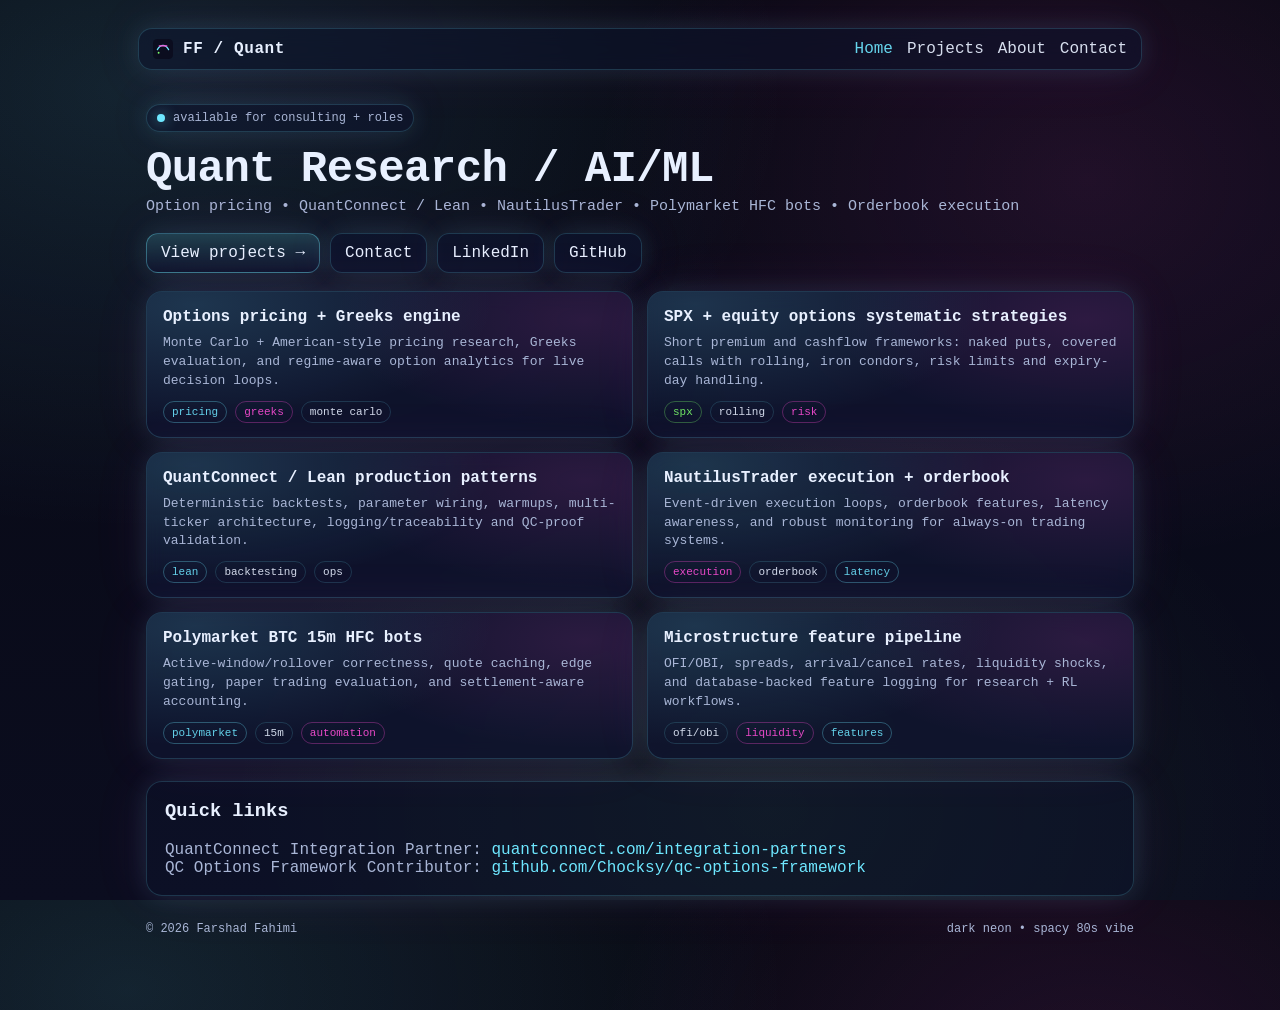
<file: index.html>
<!doctype html>
<html lang="en">
<head>
  <meta charset="utf-8" />
  <meta name="viewport" content="width=device-width, initial-scale=1" />

  <title>Farshad Fahimi — Quant Research / AI/ML</title>
  <meta name="description" content="Quant Research / AI/ML — Options pricing, QuantConnect/Lean, NautilusTrader, Polymarket HFC bots, orderbook execution." />

  <link rel="canonical" href="https://farshad-site.farshad-fahimi.workers.dev/" />
  <meta name="robots" content="index,follow" />

  <!-- Open Graph -->
  <meta property="og:type" content="website" />
  <meta property="og:title" content="Farshad Fahimi — Quant Research / AI/ML" />
  <meta property="og:description" content="Options pricing • QuantConnect/Lean • NautilusTrader • Polymarket HFC bots • Orderbook execution" />
  <meta property="og:url" content="https://farshad-site.farshad-fahimi.workers.dev/" />
  <meta property="og:image" content="https://farshad-site.farshad-fahimi.workers.dev/assets/img/og.png" />

  <!-- Twitter -->
  <meta name="twitter:card" content="summary_large_image" />
  <meta name="twitter:title" content="Farshad Fahimi — Quant Research / AI/ML" />
  <meta name="twitter:description" content="Options pricing • QuantConnect/Lean • NautilusTrader • Polymarket HFC bots • Orderbook execution" />
  <meta name="twitter:image" content="https://farshad-site.farshad-fahimi.workers.dev/assets/img/og.png" />

  <link rel="icon" href="/assets/img/favicon.svg" type="image/svg+xml" />
  <link rel="stylesheet" href="/assets/css/styles.css" />

  <!-- Structured Data (JSON-LD) -->
  <script type="application/ld+json">
  {
    "@context": "https://schema.org",
    "@type": "Person",
    "name": "Farshad Fahimi",
    "jobTitle": "Quant Researcher / AI-ML Engineer",
    "url": "https://farshad-site.farshad-fahimi.workers.dev/",
    "sameAs": [
      "https://www.linkedin.com/in/fafaimi",
      "https://github.com/ffahimi"
    ]
  }
  </script>
</head>
<body>
  <div class="wrap">
    <div class="nav">
      <div class="brand">
        <img src="/assets/img/favicon.svg" alt="logo"/>
        <span>FF / Quant</span>
      </div>
      <div class="links">
        <a class="active" href="/">Home</a>
        <a href="/projects/">Projects</a>
        <a href="/about/">About</a>
        <a href="/contact/">Contact</a>
      </div>
    </div>

    <div class="hero">
      <div class="kicker"><span class="dot"></span> available for consulting + roles</div>
      <h1>Quant Research / AI/ML</h1>
      <h2>Option pricing • QuantConnect / Lean • NautilusTrader • Polymarket HFC bots • Orderbook execution</h2>

      <div class="cta">
        <a class="btn primary" href="/projects/">View projects →</a>
        <a class="btn" href="/contact/">Contact</a>
        <a class="btn" href="https://www.linkedin.com/in/fafaimi" target="_blank" rel="noreferrer">LinkedIn</a>
        <a class="btn" href="https://github.com/ffahimi" target="_blank" rel="noreferrer">GitHub</a>
      </div>

      <div class="grid">
        <div class="card">
          <h3>Options pricing + Greeks engine</h3>
          <p>Monte Carlo + American-style pricing research, Greeks evaluation, and regime-aware option analytics for live decision loops.</p>
          <div class="tags">
            <span class="tag neon">pricing</span><span class="tag pink">greeks</span><span class="tag">monte carlo</span>
          </div>
        </div>

        <div class="card">
          <h3>SPX + equity options systematic strategies</h3>
          <p>Short premium and cashflow frameworks: naked puts, covered calls with rolling, iron condors, risk limits and expiry-day handling.</p>
          <div class="tags">
            <span class="tag lime">spx</span><span class="tag">rolling</span><span class="tag pink">risk</span>
          </div>
        </div>

        <div class="card">
          <h3>QuantConnect / Lean production patterns</h3>
          <p>Deterministic backtests, parameter wiring, warmups, multi-ticker architecture, logging/traceability and QC-proof validation.</p>
          <div class="tags">
            <span class="tag neon">lean</span><span class="tag">backtesting</span><span class="tag">ops</span>
          </div>
        </div>

        <div class="card">
          <h3>NautilusTrader execution + orderbook</h3>
          <p>Event-driven execution loops, orderbook features, latency awareness, and robust monitoring for always-on trading systems.</p>
          <div class="tags">
            <span class="tag pink">execution</span><span class="tag">orderbook</span><span class="tag neon">latency</span>
          </div>
        </div>

        <div class="card">
          <h3>Polymarket BTC 15m HFC bots</h3>
          <p>Active-window/rollover correctness, quote caching, edge gating, paper trading evaluation, and settlement-aware accounting.</p>
          <div class="tags">
            <span class="tag neon">polymarket</span><span class="tag">15m</span><span class="tag pink">automation</span>
          </div>
        </div>

        <div class="card">
          <h3>Microstructure feature pipeline</h3>
          <p>OFI/OBI, spreads, arrival/cancel rates, liquidity shocks, and database-backed feature logging for research + RL workflows.</p>
          <div class="tags">
            <span class="tag">ofi/obi</span><span class="tag pink">liquidity</span><span class="tag neon">features</span>
          </div>
        </div>
      </div>

      <div class="section">
        <h3 style="margin-top:0;">Quick links</h3>
        <p style="margin:0;color:var(--muted);">
          QuantConnect Integration Partner:
          <a href="https://www.quantconnect.com/integration-partners/" target="_blank" rel="noreferrer">quantconnect.com/integration-partners</a>
          <br/>
          QC Options Framework Contributor:
          <a href="https://github.com/Chocksy/qc-options-framework" target="_blank" rel="noreferrer">github.com/Chocksy/qc-options-framework</a>
        </p>
      </div>

      <div class="footer">
        <span>© <span id="y"></span> Farshad Fahimi</span>
        <span>dark neon • spacy 80s vibe</span>
      </div>
    </div>
  </div>

  <script>
    document.getElementById('y').textContent = new Date().getFullYear();
  </script>
</body>
</html>
</file>
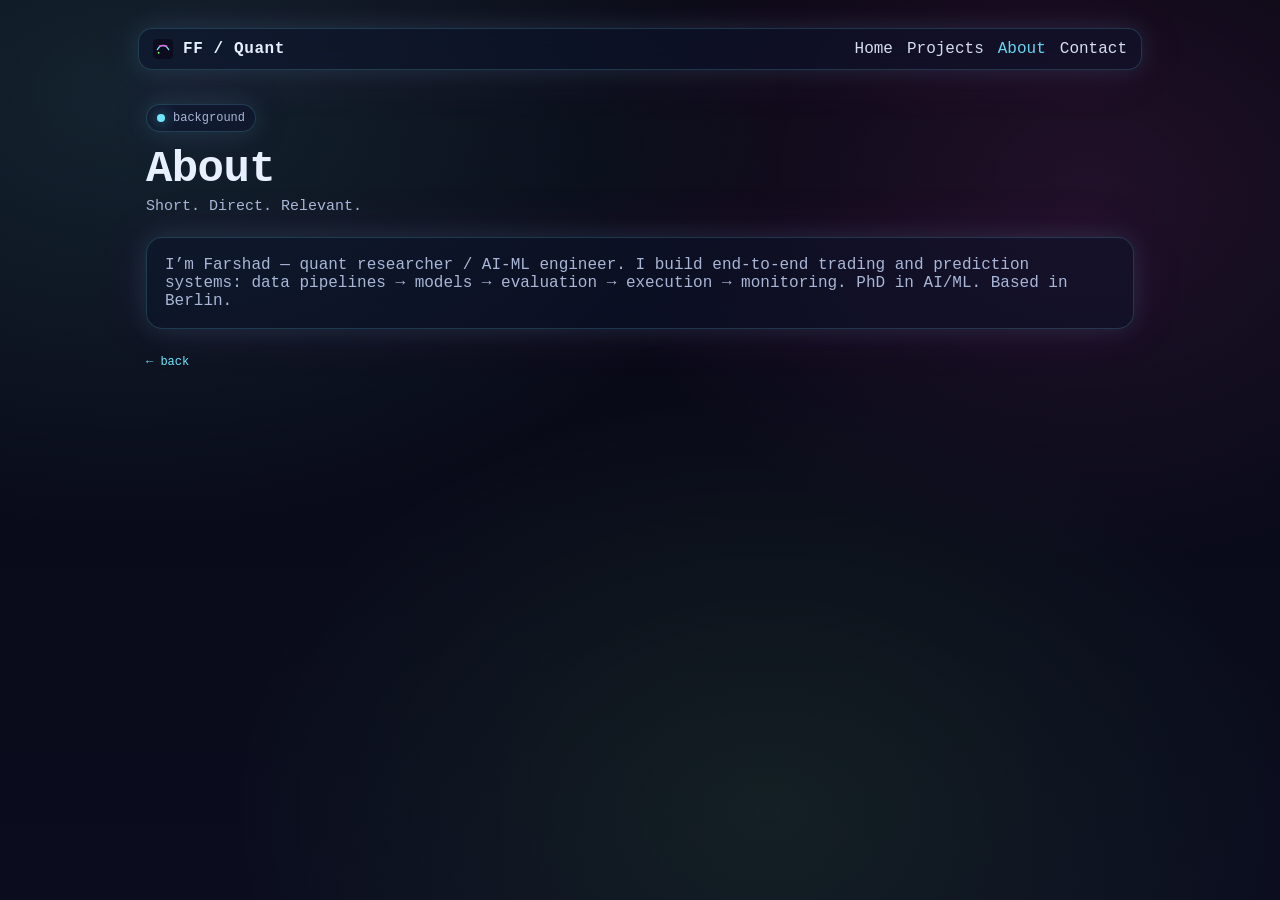
<file: about/index.html>
<!doctype html>
<html lang="en">
<head>
  <meta charset="utf-8" />
  <meta name="viewport" content="width=device-width, initial-scale=1" />

  <title>About — Farshad Fahimi</title>
  <meta name="description" content="About Farshad Fahimi — quant researcher and AI/ML engineer building real-time trading and prediction systems." />

  <link rel="canonical" href="https://farshad-site.farshad-fahimi.workers.dev/about/" />
  <meta name="robots" content="index,follow" />

  <meta property="og:type" content="website" />
  <meta property="og:title" content="About — Farshad Fahimi" />
  <meta property="og:description" content="Quant researcher and AI/ML engineer building end-to-end trading and prediction systems." />
  <meta property="og:url" content="https://farshad-site.farshad-fahimi.workers.dev/about/" />
  <meta property="og:image" content="https://farshad-site.farshad-fahimi.workers.dev/assets/img/og.png" />

  <meta name="twitter:card" content="summary_large_image" />
  <meta name="twitter:title" content="About — Farshad Fahimi" />
  <meta name="twitter:description" content="Quant researcher and AI/ML engineer building end-to-end trading and prediction systems." />
  <meta name="twitter:image" content="https://farshad-site.farshad-fahimi.workers.dev/assets/img/og.png" />

  <link rel="icon" href="/assets/img/favicon.svg" type="image/svg+xml" />
  <link rel="stylesheet" href="/assets/css/styles.css" />

  <script type="application/ld+json">
  {
    "@context": "https://schema.org",
    "@type": "AboutPage",
    "name": "About — Farshad Fahimi",
    "url": "https://farshad-site.farshad-fahimi.workers.dev/about/",
    "about": { "@type": "Person", "name": "Farshad Fahimi" }
  }
  </script>
</head>
<body>
  <div class="wrap">
    <div class="nav">
      <div class="brand"><img src="/assets/img/favicon.svg" alt="logo"/><span>FF / Quant</span></div>
      <div class="links">
        <a href="/">Home</a>
        <a href="/projects/">Projects</a>
        <a class="active" href="/about/">About</a>
        <a href="/contact/">Contact</a>
      </div>
    </div>

    <div class="hero">
      <div class="kicker"><span class="dot"></span> background</div>
      <h1>About</h1>
      <h2>Short. Direct. Relevant.</h2>

      <div class="section">
        <p style="margin:0;color:var(--muted);">
          I’m Farshad — quant researcher / AI-ML engineer. I build end-to-end trading and prediction systems:
          data pipelines → models → evaluation → execution → monitoring. PhD in AI/ML. Based in Berlin.
        </p>
      </div>

      <div class="footer">
        <span><a href="/">← back</a></span>
        <span></span>
      </div>
    </div>
  </div>
</body>
</html>
</file>
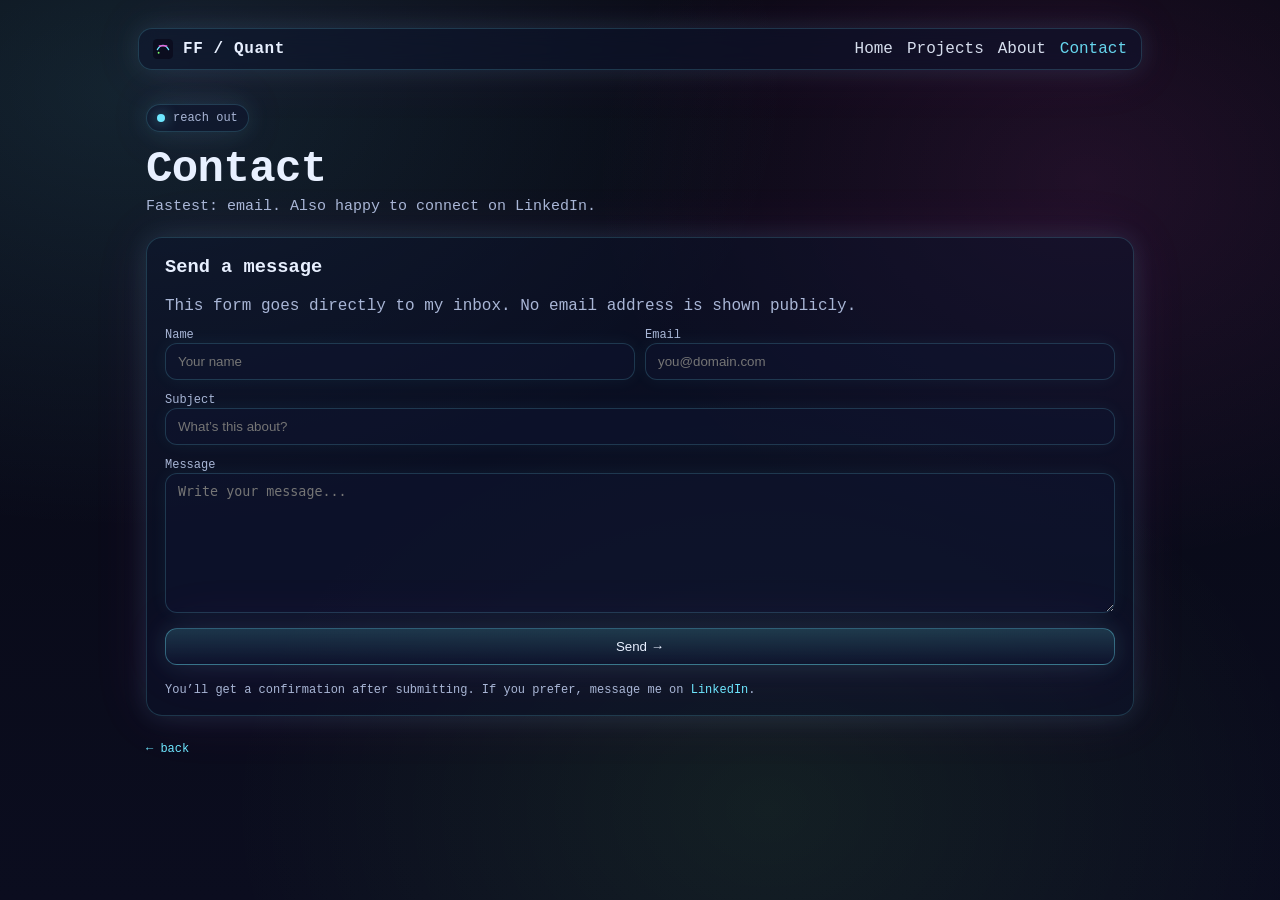
<file: contact/index.html>
<!doctype html>
<html lang="en">
<head>
  <meta charset="utf-8" />
  <meta name="viewport" content="width=device-width, initial-scale=1" />

  <title>Contact — Farshad Fahimi</title>
  <meta name="description" content="Contact Farshad Fahimi — send a message about quant research, AI/ML, options pricing, or trading systems work." />

  <link rel="canonical" href="https://farshad-site.farshad-fahimi.workers.dev/contact/" />
  <meta name="robots" content="index,follow" />

  <meta property="og:type" content="website" />
  <meta property="og:title" content="Contact — Farshad Fahimi" />
  <meta property="og:description" content="Send a message about options pricing, execution systems, or AI/ML work." />
  <meta property="og:url" content="https://farshad-site.farshad-fahimi.workers.dev/contact/" />
  <meta property="og:image" content="https://farshad-site.farshad-fahimi.workers.dev/assets/img/og.png" />

  <meta name="twitter:card" content="summary_large_image" />
  <meta name="twitter:title" content="Contact — Farshad Fahimi" />
  <meta name="twitter:description" content="Send a message about options pricing, execution systems, or AI/ML work." />
  <meta name="twitter:image" content="https://farshad-site.farshad-fahimi.workers.dev/assets/img/og.png" />

  <link rel="icon" href="/assets/img/favicon.svg" type="image/svg+xml" />
  <link rel="stylesheet" href="/assets/css/styles.css" />

  <script type="application/ld+json">
  {
    "@context": "https://schema.org",
    "@type": "ContactPage",
    "name": "Contact — Farshad Fahimi",
    "url": "https://farshad-site.farshad-fahimi.workers.dev/contact/",
    "about": { "@type": "Person", "name": "Farshad Fahimi" }
  }
  </script>
</head>
<body>
  <div class="wrap">
    <div class="nav">
      <div class="brand"><img src="/assets/img/favicon.svg" alt="logo"/><span>FF / Quant</span></div>
      <div class="links">
        <a href="/">Home</a>
        <a href="/projects/">Projects</a>
        <a href="/about/">About</a>
        <a class="active" href="/contact/">Contact</a>
      </div>
    </div>

    <div class="hero">
      <div class="kicker"><span class="dot"></span> reach out</div>
      <h1>Contact</h1>
      <h2>Fastest: email. Also happy to connect on LinkedIn.</h2>

      <div class="section">
        <h3 style="margin-top:0;">Send a message</h3>
        <p style="margin:0;color:var(--muted);">
          This form goes directly to my inbox. No email address is shown publicly.
        </p>

        <!-- 1) Create a Formspree form and replace FORM_ID below -->
        <form class="form" action="https://formspree.io/f/xgorndqy" method="POST">
          <div class="form-row">
            <div>
              <label for="name">Name</label>
              <input id="name" name="name" placeholder="Your name" required />
            </div>
            <div>
              <label for="email">Email</label>
              <input id="email" name="email" type="email" placeholder="you@domain.com" required />
            </div>
          </div>

          <div>
            <label for="subject">Subject</label>
            <input id="subject" name="subject" placeholder="What’s this about?" />
          </div>

          <div>
            <label for="message">Message</label>
            <textarea id="message" name="message" placeholder="Write your message..." required></textarea>
          </div>

          <!-- Optional: honeypot field to reduce spam -->
          <input type="text" name="_gotcha" style="display:none" tabindex="-1" autocomplete="off" />

          <!-- Optional: redirect after submit -->
          <input type="hidden" name="_subject" value="New message from farshad-site" />
          <input type="hidden" name="_format" value="plain" />

          <button class="btn primary" type="submit">Send →</button>

          <div class="notice">
            You’ll get a confirmation after submitting. If you prefer, message me on
            <a href="https://www.linkedin.com/in/fafaimi" target="_blank" rel="noreferrer">LinkedIn</a>.
          </div>
        </form>
      </div>

      <div class="footer">
        <span><a href="/">← back</a></span>
        <span></span>
      </div>
    </div>
  </div>
</body>
</html>
</file>
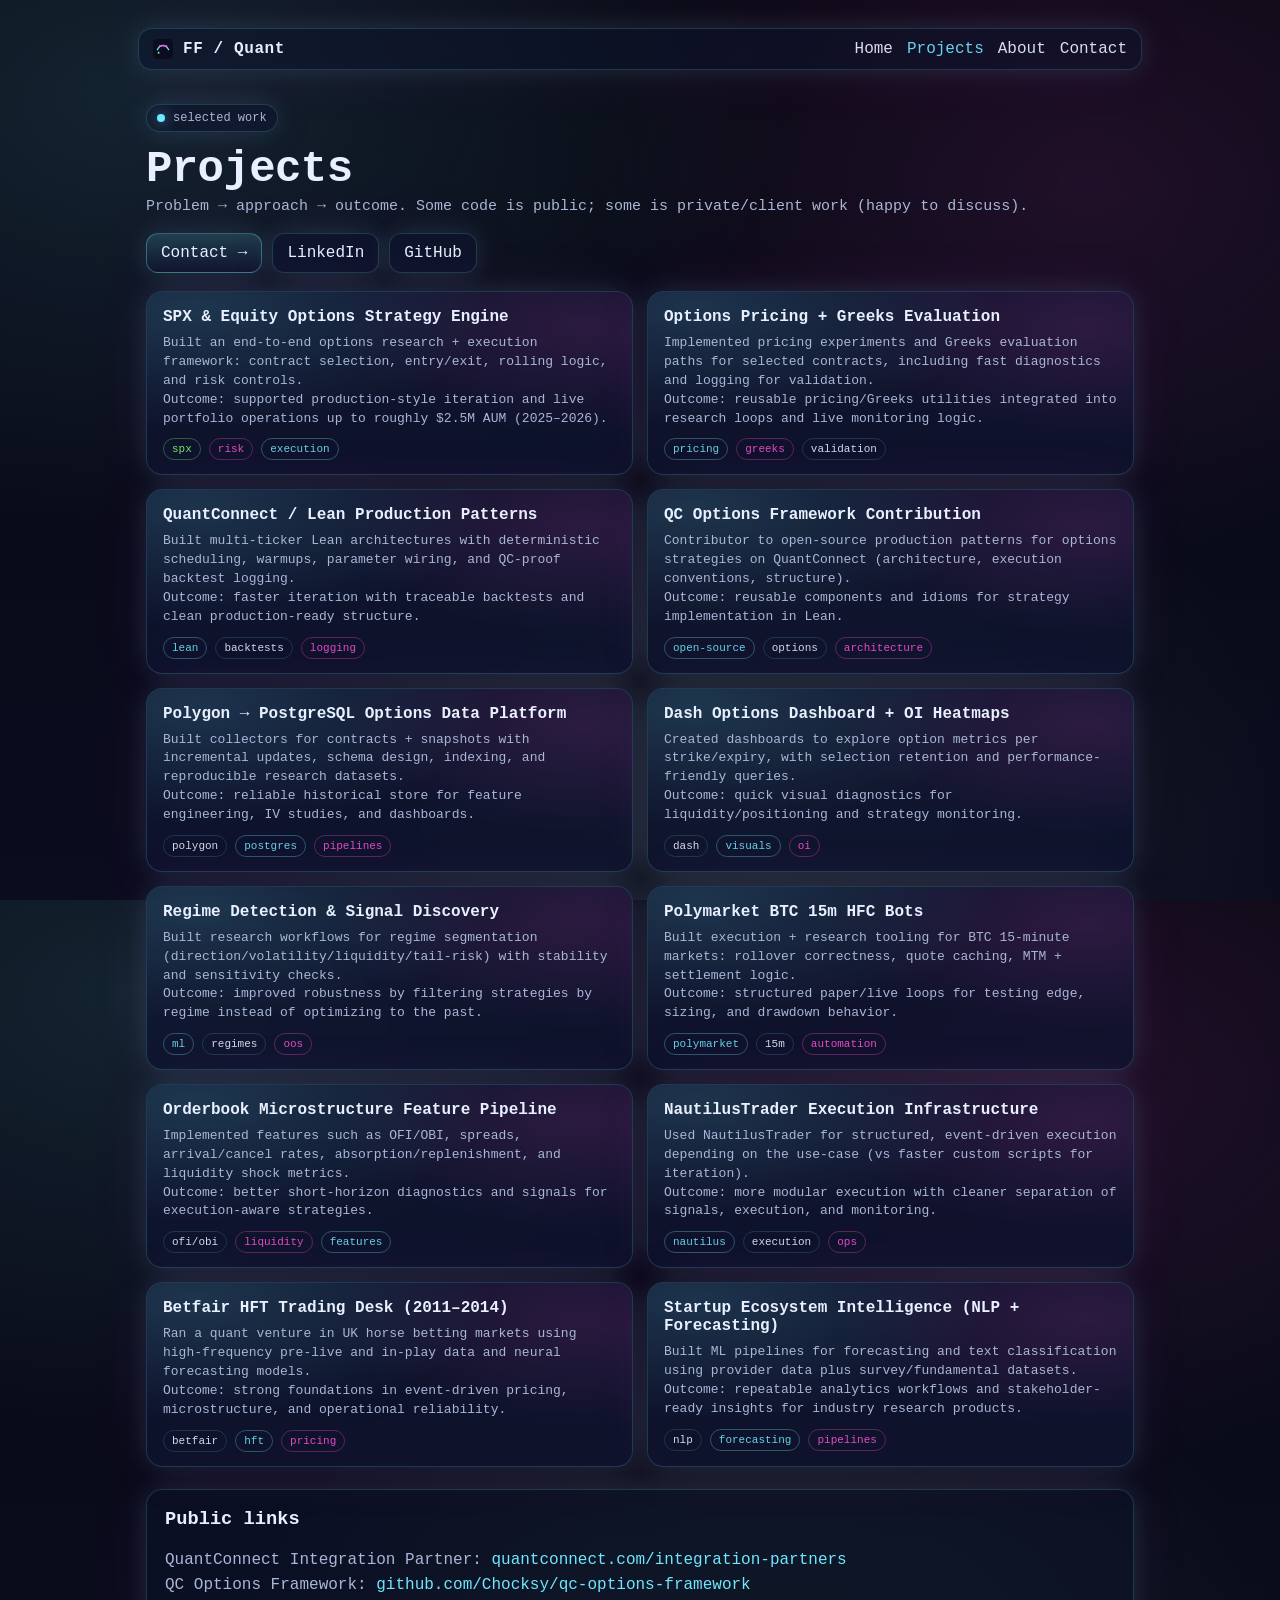
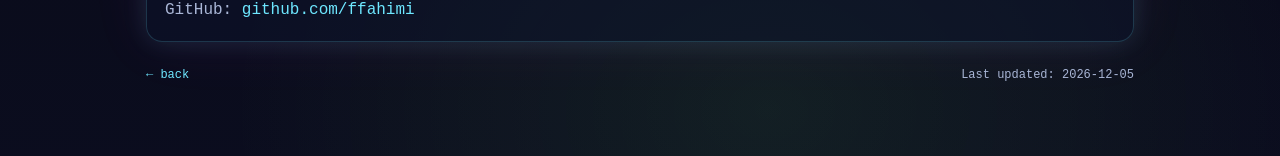
<file: projects/index.html>
<!doctype html>
<html lang="en">
<head>
  <meta charset="utf-8" />
  <meta name="viewport" content="width=device-width, initial-scale=1" />

  <title>Projects — Farshad Fahimi</title>
  <meta name="description" content="Selected projects in options pricing, QuantConnect/Lean, NautilusTrader execution, Polymarket HFC bots, and orderbook microstructure." />

  <link rel="canonical" href="https://farshad-site.farshad-fahimi.workers.dev/projects/" />
  <meta name="robots" content="index,follow" />

  <!-- Open Graph -->
  <meta property="og:type" content="website" />
  <meta property="og:title" content="Projects — Farshad Fahimi" />
  <meta property="og:description" content="Selected work: options pricing, execution infrastructure, and real-time market systems." />
  <meta property="og:url" content="https://farshad-site.farshad-fahimi.workers.dev/projects/" />
  <meta property="og:image" content="https://farshad-site.farshad-fahimi.workers.dev/assets/img/og.png" />

  <!-- Twitter -->
  <meta name="twitter:card" content="summary_large_image" />
  <meta name="twitter:title" content="Projects — Farshad Fahimi" />
  <meta name="twitter:description" content="Selected work: options pricing, execution infrastructure, and real-time market systems." />
  <meta name="twitter:image" content="https://farshad-site.farshad-fahimi.workers.dev/assets/img/og.png" />

  <link rel="icon" href="/assets/img/favicon.svg" type="image/svg+xml" />
  <link rel="stylesheet" href="/assets/css/styles.css" />

  <!-- Structured Data (JSON-LD) -->
  <script type="application/ld+json">
  {
    "@context": "https://schema.org",
    "@type": "WebPage",
    "name": "Projects — Farshad Fahimi",
    "url": "https://farshad-site.farshad-fahimi.workers.dev/projects/",
    "about": { "@type": "Person", "name": "Farshad Fahimi" }
  }
  </script>
</head>

<body>
  <div class="wrap">
    <div class="nav">
      <div class="brand">
        <img src="/assets/img/favicon.svg" alt="logo"/>
        <span>FF / Quant</span>
      </div>
      <div class="links">
        <a href="/">Home</a>
        <a class="active" href="/projects/">Projects</a>
        <a href="/about/">About</a>
        <a href="/contact/">Contact</a>
      </div>
    </div>

    <div class="hero">
      <div class="kicker"><span class="dot"></span> selected work</div>
      <h1>Projects</h1>
      <h2>Problem → approach → outcome. Some code is public; some is private/client work (happy to discuss).</h2>

      <div class="cta">
        <a class="btn primary" href="/contact/">Contact →</a>
        <a class="btn" href="https://www.linkedin.com/in/fafaimi" target="_blank" rel="noreferrer">LinkedIn</a>
        <a class="btn" href="https://github.com/ffahimi" target="_blank" rel="noreferrer">GitHub</a>
      </div>

      <div class="grid">
        <div class="card">
          <h3>SPX & Equity Options Strategy Engine</h3>
          <p>Built an end-to-end options research + execution framework: contract selection, entry/exit, rolling logic, and risk controls.</p>
          <p>Outcome: supported production-style iteration and live portfolio operations up to roughly $2.5M AUM (2025–2026).</p>
          <div class="tags">
            <span class="tag lime">spx</span><span class="tag pink">risk</span><span class="tag neon">execution</span>
          </div>
        </div>

        <div class="card">
          <h3>Options Pricing + Greeks Evaluation</h3>
          <p>Implemented pricing experiments and Greeks evaluation paths for selected contracts, including fast diagnostics and logging for validation.</p>
          <p>Outcome: reusable pricing/Greeks utilities integrated into research loops and live monitoring logic.</p>
          <div class="tags">
            <span class="tag neon">pricing</span><span class="tag pink">greeks</span><span class="tag">validation</span>
          </div>
        </div>

        <div class="card">
          <h3>QuantConnect / Lean Production Patterns</h3>
          <p>Built multi-ticker Lean architectures with deterministic scheduling, warmups, parameter wiring, and QC-proof backtest logging.</p>
          <p>Outcome: faster iteration with traceable backtests and clean production-ready structure.</p>
          <div class="tags">
            <span class="tag neon">lean</span><span class="tag">backtests</span><span class="tag pink">logging</span>
          </div>
        </div>

        <div class="card">
          <h3>QC Options Framework Contribution</h3>
          <p>Contributor to open-source production patterns for options strategies on QuantConnect (architecture, execution conventions, structure).</p>
          <p>Outcome: reusable components and idioms for strategy implementation in Lean.</p>
          <div class="tags">
            <span class="tag neon">open-source</span><span class="tag">options</span><span class="tag pink">architecture</span>
          </div>
        </div>

        <div class="card">
          <h3>Polygon → PostgreSQL Options Data Platform</h3>
          <p>Built collectors for contracts + snapshots with incremental updates, schema design, indexing, and reproducible research datasets.</p>
          <p>Outcome: reliable historical store for feature engineering, IV studies, and dashboards.</p>
          <div class="tags">
            <span class="tag">polygon</span><span class="tag neon">postgres</span><span class="tag pink">pipelines</span>
          </div>
        </div>

        <div class="card">
          <h3>Dash Options Dashboard + OI Heatmaps</h3>
          <p>Created dashboards to explore option metrics per strike/expiry, with selection retention and performance-friendly queries.</p>
          <p>Outcome: quick visual diagnostics for liquidity/positioning and strategy monitoring.</p>
          <div class="tags">
            <span class="tag">dash</span><span class="tag neon">visuals</span><span class="tag pink">oi</span>
          </div>
        </div>

        <div class="card">
          <h3>Regime Detection & Signal Discovery</h3>
          <p>Built research workflows for regime segmentation (direction/volatility/liquidity/tail-risk) with stability and sensitivity checks.</p>
          <p>Outcome: improved robustness by filtering strategies by regime instead of optimizing to the past.</p>
          <div class="tags">
            <span class="tag neon">ml</span><span class="tag">regimes</span><span class="tag pink">oos</span>
          </div>
        </div>

        <div class="card">
          <h3>Polymarket BTC 15m HFC Bots</h3>
          <p>Built execution + research tooling for BTC 15-minute markets: rollover correctness, quote caching, MTM + settlement logic.</p>
          <p>Outcome: structured paper/live loops for testing edge, sizing, and drawdown behavior.</p>
          <div class="tags">
            <span class="tag neon">polymarket</span><span class="tag">15m</span><span class="tag pink">automation</span>
          </div>
        </div>

        <div class="card">
          <h3>Orderbook Microstructure Feature Pipeline</h3>
          <p>Implemented features such as OFI/OBI, spreads, arrival/cancel rates, absorption/replenishment, and liquidity shock metrics.</p>
          <p>Outcome: better short-horizon diagnostics and signals for execution-aware strategies.</p>
          <div class="tags">
            <span class="tag">ofi/obi</span><span class="tag pink">liquidity</span><span class="tag neon">features</span>
          </div>
        </div>

        <div class="card">
          <h3>NautilusTrader Execution Infrastructure</h3>
          <p>Used NautilusTrader for structured, event-driven execution depending on the use-case (vs faster custom scripts for iteration).</p>
          <p>Outcome: more modular execution with cleaner separation of signals, execution, and monitoring.</p>
          <div class="tags">
            <span class="tag neon">nautilus</span><span class="tag">execution</span><span class="tag pink">ops</span>
          </div>
        </div>

        <div class="card">
          <h3>Betfair HFT Trading Desk (2011–2014)</h3>
          <p>Ran a quant venture in UK horse betting markets using high-frequency pre-live and in-play data and neural forecasting models.</p>
          <p>Outcome: strong foundations in event-driven pricing, microstructure, and operational reliability.</p>
          <div class="tags">
            <span class="tag">betfair</span><span class="tag neon">hft</span><span class="tag pink">pricing</span>
          </div>
        </div>

        <div class="card">
          <h3>Startup Ecosystem Intelligence (NLP + Forecasting)</h3>
          <p>Built ML pipelines for forecasting and text classification using provider data plus survey/fundamental datasets.</p>
          <p>Outcome: repeatable analytics workflows and stakeholder-ready insights for industry research products.</p>
          <div class="tags">
            <span class="tag">nlp</span><span class="tag neon">forecasting</span><span class="tag pink">pipelines</span>
          </div>
        </div>
      </div>

      <div class="section">
        <h3 style="margin-top:0;">Public links</h3>
        <p style="margin:0;color:var(--muted); line-height:1.55;">
          QuantConnect Integration Partner:
          <a href="https://www.quantconnect.com/integration-partners/" target="_blank" rel="noreferrer">quantconnect.com/integration-partners</a><br/>
          QC Options Framework:
          <a href="https://github.com/Chocksy/qc-options-framework" target="_blank" rel="noreferrer">github.com/Chocksy/qc-options-framework</a><br/>
          GitHub:
          <a href="https://github.com/ffahimi" target="_blank" rel="noreferrer">github.com/ffahimi</a>
        </p>
      </div>

      <div class="footer">
        <span><a href="/">← back</a></span>
        <span>Last updated: <span id="d"></span></span>
      </div>
    </div>
  </div>

  <script>
    // simple "today" stamp for the footer
    const dt = new Date();
    const pad = (n) => String(n).padStart(2, "0");
    document.getElementById("d").textContent = `${dt.getFullYear()}-${pad(dt.getMonth()+1)}-${pad(dt.getDate())}`;
  </script>
</body>
</html>
</file>
<file: assets/css/styles.css>
:root{
  --bg:#070812;
  --bg2:#0b0d1f;
  --card:#0f1430cc;
  --border:rgba(110,231,255,.18);
  --text:#e8f0ff;
  --muted:#a9b6d6;
  --neon:#6ee7ff;
  --pink:#ff4fd8;
  --lime:#7CFF6B;
  --shadow: 0 0 24px rgba(110,231,255,.12), 0 0 60px rgba(255,79,216,.08);
  --radius:16px;
  --max: 1040px;
}

*{ box-sizing:border-box; }
html,body{ height:100%; }
body{
  margin:0;
  font-family: ui-monospace, SFMono-Regular, Menlo, Monaco, Consolas, "Liberation Mono", "Courier New", monospace;
  color:var(--text);
  background:
    radial-gradient(1200px 800px at 10% 10%, rgba(110,231,255,.12), transparent 55%),
    radial-gradient(900px 700px at 85% 20%, rgba(255,79,216,.10), transparent 55%),
    radial-gradient(900px 700px at 60% 90%, rgba(124,255,107,.08), transparent 60%),
    linear-gradient(180deg, var(--bg), var(--bg2));
  overflow-x:hidden;
}

a{ color:var(--neon); text-decoration:none; }
a:hover{ text-decoration:underline; }

.wrap{ max-width:var(--max); margin:0 auto; padding:28px 18px 64px; }

.nav{
  display:flex; align-items:center; justify-content:space-between;
  gap:16px; padding:10px 14px; border:1px solid var(--border);
  border-radius:14px; background:rgba(15,20,48,.5); box-shadow:var(--shadow);
  backdrop-filter: blur(10px);
}
.brand{
  display:flex; align-items:center; gap:10px;
  font-weight:700; letter-spacing:.6px;
}
.brand img{ width:20px; height:20px; }
.links{ display:flex; gap:14px; flex-wrap:wrap; }
.links a{ color:var(--text); opacity:.92; }
.links a.active{ color:var(--neon); }

.hero{ padding:34px 8px 10px; }
.kicker{
  display:inline-flex; gap:8px; align-items:center;
  border:1px solid var(--border);
  padding:6px 10px; border-radius:999px;
  background:rgba(15,20,48,.55);
  box-shadow:var(--shadow);
  color:var(--muted);
  font-size:12px;
}
.dot{
  width:8px; height:8px; border-radius:50%;
  background:var(--neon); box-shadow:0 0 14px rgba(110,231,255,.7);
}

h1{
  margin:14px 0 6px;
  font-size:44px; line-height:1.05;
  letter-spacing:-.6px;
}
h2{
  margin:0 0 18px;
  font-size:15px; font-weight:500;
  color:var(--muted);
}
.cta{
  display:flex; gap:10px; flex-wrap:wrap; margin-top:18px;
}
.btn{
  display:inline-flex; gap:10px; align-items:center; justify-content:center;
  padding:10px 14px;
  border-radius:12px;
  border:1px solid var(--border);
  background:rgba(15,20,48,.65);
  color:var(--text);
  box-shadow:var(--shadow);
}
.btn.primary{
  border-color: rgba(110,231,255,.35);
  background: linear-gradient(180deg, rgba(110,231,255,.18), rgba(15,20,48,.7));
}
.btn:hover{ transform: translateY(-1px); }
.btn:active{ transform: translateY(0px); }

.grid{
  margin-top:18px;
  display:grid;
  grid-template-columns: repeat(12, 1fr);
  gap:14px;
}
.card{
  grid-column: span 6;
  border:1px solid var(--border);
  border-radius: var(--radius);
  background: var(--card);
  box-shadow: var(--shadow);
  padding:16px 16px 14px;
  backdrop-filter: blur(10px);
  position:relative;
  overflow:hidden;
}
.card::before{
  content:"";
  position:absolute; inset:-2px;
  background: radial-gradient(500px 200px at 10% 10%, rgba(110,231,255,.16), transparent 60%),
              radial-gradient(420px 180px at 90% 20%, rgba(255,79,216,.12), transparent 60%);
  pointer-events:none;
}
.card > *{ position:relative; }
.card h3{ margin:0 0 8px; font-size:16px; }
.card p{ margin:0; color:var(--muted); font-size:13px; line-height:1.45; }
.tags{ margin-top:10px; display:flex; gap:8px; flex-wrap:wrap; }
.tag{
  font-size:11px;
  padding:4px 8px;
  border-radius:999px;
  border:1px solid var(--border);
  color:var(--text);
  opacity:.9;
}
.tag.neon{ border-color: rgba(110,231,255,.35); color: var(--neon); }
.tag.pink{ border-color: rgba(255,79,216,.35); color: var(--pink); }
.tag.lime{ border-color: rgba(124,255,107,.35); color: var(--lime); }

.section{
  margin-top:22px;
  border:1px solid var(--border);
  border-radius: var(--radius);
  background: rgba(15,20,48,.45);
  box-shadow: var(--shadow);
  padding: 18px;
}

.footer{
  margin-top:26px;
  color:var(--muted);
  font-size:12px;
  display:flex;
  justify-content:space-between;
  gap:10px;
  flex-wrap:wrap;
}

@media (max-width: 860px){
  h1{ font-size:36px; }
  .card{ grid-column: span 12; }
}


/* --- Contact form --- */
.form{
  display:grid;
  gap:10px;
  margin-top:10px;
}
label{
  font-size:12px;
  color:var(--muted);
}
input, textarea{
  width:100%;
  padding:10px 12px;
  border-radius:12px;
  border:1px solid var(--border);
  background:rgba(15,20,48,.55);
  color:var(--text);
  box-shadow: 0 0 18px rgba(110,231,255,.06);
  outline:none;
}
input:focus, textarea:focus{
  border-color: rgba(110,231,255,.45);
  box-shadow: 0 0 24px rgba(110,231,255,.12), 0 0 40px rgba(255,79,216,.06);
}
textarea{ min-height:140px; resize:vertical; }
.form-row{
  display:grid;
  grid-template-columns: 1fr 1fr;
  gap:10px;
}
@media (max-width: 860px){
  .form-row{ grid-template-columns: 1fr; }
}
.notice{
  font-size:12px;
  color:var(--muted);
  margin-top:8px;
}
</file>
